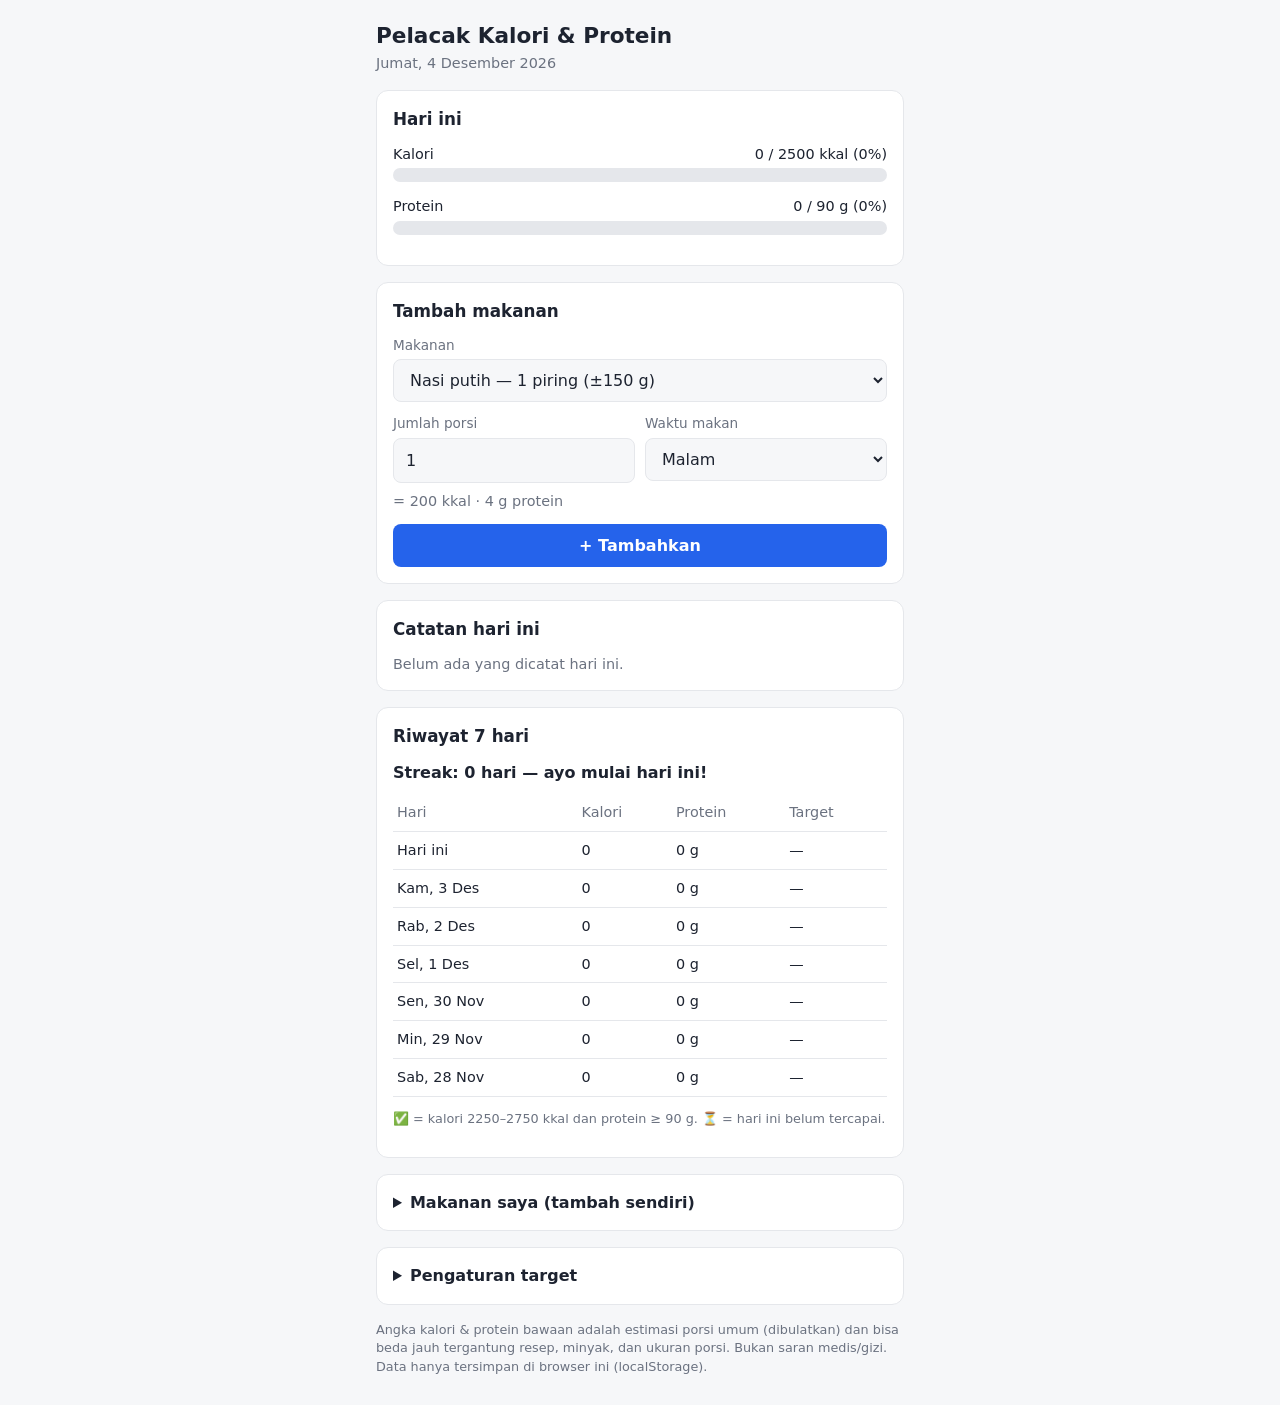
<file: personal/kalori-tracker/index.html>
<!DOCTYPE html>
<html lang="id">
<head>
<meta charset="UTF-8">
<meta name="viewport" content="width=device-width, initial-scale=1">
<title>Pelacak Kalori & Protein</title>

<!-- =====================================================================
     BAGIAN 1 — CSS (tampilan)
     CSS mengatur warna, ukuran, dan tata letak. Tidak ada logika di sini.
     ===================================================================== -->
<style>
  /* Variabel warna: didefinisikan sekali, dipakai di banyak tempat. */
  :root {
    --bg: #f6f7f9;
    --kartu: #ffffff;
    --teks: #1d2330;
    --redup: #6b7280;
    --garis: #e5e7eb;
    --kalori: #f59e0b;
    --protein: #2563eb;
    --ok: #16a34a;
    --bahaya: #dc2626;
  }
  /* Kalau HP/laptop memakai mode gelap, warnanya otomatis ikut gelap. */
  @media (prefers-color-scheme: dark) {
    :root {
      --bg: #111418;
      --kartu: #1b2027;
      --teks: #e8eaed;
      --redup: #9aa3ad;
      --garis: #2c333c;
    }
  }

  * { box-sizing: border-box; }
  body {
    margin: 0;
    font-family: system-ui, -apple-system, "Segoe UI", Roboto, sans-serif;
    background: var(--bg);
    color: var(--teks);
    line-height: 1.45;
  }
  /* max-width membuat tampilan tetap enak di layar lebar, tapi penuh di HP. */
  main { max-width: 560px; margin: 0 auto; padding: 16px; }
  h1 { font-size: 1.35rem; margin: 4px 0 2px; }
  h2 { font-size: 1.05rem; margin: 0 0 12px; }
  .sub { color: var(--redup); margin: 0 0 16px; font-size: .9rem; }

  .kartu {
    background: var(--kartu);
    border: 1px solid var(--garis);
    border-radius: 12px;
    padding: 16px;
    margin-bottom: 16px;
  }

  label { display: block; font-size: .85rem; color: var(--redup); margin-bottom: 4px; }
  input, select, button {
    font: inherit;
    width: 100%;
    padding: 10px 12px;
    border-radius: 8px;
    border: 1px solid var(--garis);
    background: var(--bg);
    color: var(--teks);
  }
  button { background: var(--protein); color: #fff; border: none; font-weight: 600; cursor: pointer; }
  button.sekunder { background: transparent; color: var(--bahaya); border: 1px solid var(--garis); }

  /* .baris menaruh dua input berdampingan (flexbox). */
  .baris { display: flex; gap: 10px; margin-bottom: 12px; }
  .baris > div { flex: 1; min-width: 0; }
  .field { margin-bottom: 12px; }

  /* Progress bar = kotak abu-abu (.bar) berisi kotak berwarna (.isi)
     yang lebarnya kita atur lewat JavaScript, misalnya width: 64%. */
  .label-progress { display: flex; justify-content: space-between; font-size: .9rem; margin-bottom: 4px; }
  .bar { height: 14px; background: var(--garis); border-radius: 99px; overflow: hidden; margin-bottom: 14px; }
  .isi { height: 100%; width: 0; border-radius: 99px; transition: width .3s; }
  .isi.kalori { background: var(--kalori); }
  .isi.protein { background: var(--protein); }
  .isi.lebih { background: var(--bahaya); }

  .preview { font-size: .9rem; color: var(--redup); margin: -4px 0 12px; }

  .grup-waktu { margin-bottom: 12px; }
  .grup-waktu h3 { font-size: .9rem; margin: 0 0 4px; color: var(--redup); }
  .item { display: flex; align-items: center; gap: 8px; padding: 8px 0; border-bottom: 1px solid var(--garis); font-size: .92rem; }
  .item .nama { flex: 1; min-width: 0; }
  .item .angka { color: var(--redup); white-space: nowrap; font-size: .85rem; }
  .item button { width: auto; padding: 4px 10px; background: transparent; color: var(--bahaya); border: 1px solid var(--garis); }
  .kosong { color: var(--redup); font-size: .9rem; margin: 0; }

  table { width: 100%; border-collapse: collapse; font-size: .9rem; }
  th, td { text-align: left; padding: 8px 4px; border-bottom: 1px solid var(--garis); }
  th { color: var(--redup); font-weight: 500; }
  .streak { font-weight: 600; margin-bottom: 10px; }

  details summary { cursor: pointer; font-weight: 600; }
  details[open] summary { margin-bottom: 12px; }
  .catatan { font-size: .8rem; color: var(--redup); }
</style>
</head>

<!-- =====================================================================
     BAGIAN 2 — HTML (kerangka halaman)
     Isinya kotak-kotak kosong. Elemen dengan id="..." nanti diisi/dibaca
     oleh JavaScript.
     ===================================================================== -->
<body>
<main>
  <h1>Pelacak Kalori & Protein</h1>
  <p class="sub" id="tanggal-hari-ini"></p>

  <!-- Kartu A: progress hari ini -->
  <section class="kartu">
    <h2>Hari ini</h2>
    <div class="label-progress"><span>Kalori</span><span id="teks-kalori"></span></div>
    <div class="bar"><div class="isi kalori" id="bar-kalori"></div></div>
    <div class="label-progress"><span>Protein</span><span id="teks-protein"></span></div>
    <div class="bar"><div class="isi protein" id="bar-protein"></div></div>
  </section>

  <!-- Kartu B: input cepat -->
  <section class="kartu">
    <h2>Tambah makanan</h2>
    <form id="form-tambah">
      <div class="field">
        <label for="pilih-makanan">Makanan</label>
        <select id="pilih-makanan" required></select>
      </div>
      <div class="baris">
        <div>
          <label for="jumlah-porsi">Jumlah porsi</label>
          <input id="jumlah-porsi" type="number" min="0.25" step="0.25" value="1" required inputmode="decimal">
        </div>
        <div>
          <label for="waktu-makan">Waktu makan</label>
          <select id="waktu-makan">
            <option value="pagi">Pagi</option>
            <option value="siang">Siang</option>
            <option value="sore">Sore</option>
            <option value="malam">Malam</option>
          </select>
        </div>
      </div>
      <p class="preview" id="preview"></p>
      <button type="submit">+ Tambahkan</button>
    </form>
  </section>

  <!-- Kartu C: daftar makanan yang sudah dicatat hari ini -->
  <section class="kartu">
    <h2>Catatan hari ini</h2>
    <div id="daftar-hari-ini"></div>
  </section>

  <!-- Kartu D: riwayat 7 hari + streak -->
  <section class="kartu">
    <h2>Riwayat 7 hari</h2>
    <div class="streak" id="streak"></div>
    <table>
      <thead><tr><th>Hari</th><th>Kalori</th><th>Protein</th><th>Target</th></tr></thead>
      <tbody id="tabel-riwayat"></tbody>
    </table>
    <p class="catatan" id="aturan-target"></p>
  </section>

  <!-- Kartu E: tambah makanan sendiri -->
  <section class="kartu">
    <details>
      <summary>Makanan saya (tambah sendiri)</summary>
      <form id="form-makanan-baru">
        <div class="field">
          <label for="baru-nama">Nama makanan</label>
          <input id="baru-nama" required maxlength="60" placeholder="contoh: Pecel lele">
        </div>
        <div class="field">
          <label for="baru-porsi">Ukuran 1 porsi</label>
          <input id="baru-porsi" required maxlength="40" placeholder="contoh: 1 porsi tanpa nasi">
        </div>
        <div class="baris">
          <div>
            <label for="baru-kkal">Kalori (kkal)</label>
            <input id="baru-kkal" type="number" min="0" step="1" required inputmode="numeric">
          </div>
          <div>
            <label for="baru-protein">Protein (g)</label>
            <input id="baru-protein" type="number" min="0" step="0.1" required inputmode="decimal">
          </div>
        </div>
        <button type="submit">Simpan makanan</button>
      </form>
      <div id="daftar-makanan-saya" style="margin-top:12px"></div>
    </details>
  </section>

  <!-- Kartu F: pengaturan -->
  <section class="kartu">
    <details>
      <summary>Pengaturan target</summary>
      <form id="form-pengaturan">
        <div class="baris">
          <div>
            <label for="set-kkal">Target kalori (kkal)</label>
            <input id="set-kkal" type="number" min="500" max="10000" step="50" required>
          </div>
          <div>
            <label for="set-protein">Target protein (g)</label>
            <input id="set-protein" type="number" min="10" max="400" step="1" required>
          </div>
        </div>
        <button type="submit">Simpan target</button>
      </form>
      <button type="button" class="sekunder" id="tombol-reset" style="margin-top:12px">Hapus semua data</button>
    </details>
  </section>

  <p class="catatan">
    Angka kalori & protein bawaan adalah estimasi porsi umum (dibulatkan) dan bisa beda jauh
    tergantung resep, minyak, dan ukuran porsi. Bukan saran medis/gizi.
    Data hanya tersimpan di browser ini (localStorage).
  </p>
</main>

<!-- =====================================================================
     BAGIAN 3 — JavaScript (logika)
     ===================================================================== -->
<script>
// ---------------------------------------------------------------------
// 3.1 DATABASE MAKANAN BAWAAN
// Sebuah array (daftar) berisi object. Tiap object = satu makanan.
// kkal & protein adalah nilai untuk SATU porsi yang tertulis.
// ---------------------------------------------------------------------
const MAKANAN_BAWAAN = [
  { id: "nasi-putih",    nama: "Nasi putih",              porsi: "1 piring (±150 g)",        kkal: 200, protein: 4 },
  { id: "nasi-merah",    nama: "Nasi merah",              porsi: "1 piring (±150 g)",        kkal: 170, protein: 4 },
  { id: "nasi-goreng",   nama: "Nasi goreng",             porsi: "1 piring",                 kkal: 600, protein: 18 },
  { id: "nasi-padang",   nama: "Nasi padang (rendang)",   porsi: "1 bungkus",                kkal: 750, protein: 30 },
  { id: "nasi-uduk",     nama: "Nasi uduk + lauk",        porsi: "1 bungkus",                kkal: 550, protein: 15 },
  { id: "bubur-ayam",    nama: "Bubur ayam",              porsi: "1 mangkuk",                kkal: 370, protein: 15 },
  { id: "ayam-goreng",   nama: "Ayam goreng (paha)",      porsi: "1 potong",                 kkal: 245, protein: 20 },
  { id: "ayam-dada",     nama: "Ayam goreng (dada)",      porsi: "1 potong",                 kkal: 260, protein: 27 },
  { id: "ayam-geprek",   nama: "Ayam geprek (tanpa nasi)",porsi: "1 porsi",                  kkal: 350, protein: 25 },
  { id: "sate-ayam",     nama: "Sate ayam + bumbu kacang",porsi: "10 tusuk",                 kkal: 400, protein: 30 },
  { id: "rendang",       nama: "Rendang daging",          porsi: "1 potong (±50 g)",         kkal: 195, protein: 14 },
  { id: "ikan-lele",     nama: "Lele goreng",             porsi: "1 ekor",                   kkal: 240, protein: 18 },
  { id: "telur-rebus",   nama: "Telur rebus",             porsi: "1 butir",                  kkal: 75,  protein: 6.5 },
  { id: "telur-goreng",  nama: "Telur ceplok/dadar",      porsi: "1 butir",                  kkal: 110, protein: 6.5 },
  { id: "tempe-goreng",  nama: "Tempe goreng",            porsi: "1 potong (±25 g)",         kkal: 90,  protein: 5 },
  { id: "tahu-goreng",   nama: "Tahu goreng",             porsi: "1 potong (±40 g)",         kkal: 70,  protein: 4 },
  { id: "soto-ayam",     nama: "Soto ayam (tanpa nasi)",  porsi: "1 mangkuk",                kkal: 250, protein: 18 },
  { id: "bakso",         nama: "Bakso",                   porsi: "1 mangkuk",                kkal: 400, protein: 20 },
  { id: "mie-ayam",      nama: "Mie ayam",                porsi: "1 mangkuk",                kkal: 500, protein: 20 },
  { id: "mie-instan",    nama: "Mie instan goreng",       porsi: "1 bungkus",                kkal: 380, protein: 8 },
  { id: "gado-gado",     nama: "Gado-gado",               porsi: "1 porsi",                  kkal: 350, protein: 15 },
  { id: "sayur-asem",    nama: "Sayur asem",              porsi: "1 mangkuk",                kkal: 80,  protein: 2 },
  { id: "tumis-kangkung",nama: "Tumis kangkung",          porsi: "1 porsi",                  kkal: 100, protein: 3 },
  { id: "bakwan",        nama: "Bakwan / gorengan",       porsi: "1 buah",                   kkal: 135, protein: 2 },
  { id: "roti-tawar",    nama: "Roti tawar",              porsi: "1 lembar",                 kkal: 70,  protein: 2.5 },
  { id: "susu-sapi",     nama: "Susu sapi full cream",    porsi: "1 gelas (200 ml)",         kkal: 125, protein: 6.5 },
  { id: "susu-kedelai",  nama: "Susu kedelai",            porsi: "1 gelas (200 ml)",         kkal: 100, protein: 7 },
  { id: "whey",          nama: "Whey protein",            porsi: "1 scoop (±30 g)",          kkal: 120, protein: 24 },
  { id: "kacang-tanah",  nama: "Kacang tanah",            porsi: "1 genggam (±30 g)",        kkal: 170, protein: 7.5 },
  { id: "pisang",        nama: "Pisang",                  porsi: "1 buah sedang",            kkal: 105, protein: 1.3 },
  { id: "apel",          nama: "Apel",                    porsi: "1 buah sedang",            kkal: 95,  protein: 0.5 },
  { id: "alpukat",       nama: "Alpukat",                 porsi: "½ buah",                   kkal: 160, protein: 2 },
  { id: "ubi-rebus",     nama: "Ubi rebus",               porsi: "1 buah sedang",            kkal: 130, protein: 1.5 },
  { id: "kopi-susu",     nama: "Kopi susu gula aren",     porsi: "1 gelas",                  kkal: 200, protein: 4 },
  { id: "teh-manis",     nama: "Teh manis",               porsi: "1 gelas",                  kkal: 90,  protein: 0 },
];

// ---------------------------------------------------------------------
// 3.2 PENYIMPANAN (localStorage)
// localStorage hanya bisa menyimpan TEKS. Jadi object kita ubah jadi teks
// dengan JSON.stringify saat menyimpan, lalu dikembalikan dengan JSON.parse
// saat memuat. try/catch menjaga aplikasi tidak crash kalau browser
// memblokir penyimpanan (misalnya mode penyamaran).
// ---------------------------------------------------------------------
const KUNCI_SIMPAN = "pelacakKalori.v1";

function dataAwal() {
  return {
    pengaturan: { targetKkal: 2500, targetProtein: 90 },
    makananSaya: [],   // makanan buatan pengguna
    catatan: {},       // { "2026-10-27": [entri, entri, ...], ... }
  };
}

function muatData() {
  try {
    const teks = localStorage.getItem(KUNCI_SIMPAN);
    if (!teks) return dataAwal();
    const tersimpan = JSON.parse(teks);
    // Gabungkan dengan dataAwal supaya field yang belum ada tetap terisi.
    return {
      ...dataAwal(),
      ...tersimpan,
      pengaturan: { ...dataAwal().pengaturan, ...tersimpan.pengaturan },
    };
  } catch (e) {
    return dataAwal();
  }
}

function simpanData() {
  try {
    localStorage.setItem(KUNCI_SIMPAN, JSON.stringify(data));
  } catch (e) {
    alert("Gagal menyimpan. Browser mungkin memblokir penyimpanan lokal.");
  }
}

// "data" adalah satu-satunya sumber kebenaran (state) aplikasi ini.
let data = muatData();

// ---------------------------------------------------------------------
// 3.3 FUNGSI BANTU (kecil-kecil, dipakai berulang)
// ---------------------------------------------------------------------

// Mengubah tanggal jadi teks "YYYY-MM-DD" memakai jam LOKAL.
// (Sengaja tidak pakai toISOString(), karena itu memakai jam UTC:
//  di WIB, makan jam 06.00 pagi bisa tercatat sebagai hari kemarin.)
function kunciTanggal(tgl) {
  const tahun = tgl.getFullYear();
  const bulan = String(tgl.getMonth() + 1).padStart(2, "0"); // bulan dimulai dari 0!
  const hari = String(tgl.getDate()).padStart(2, "0");
  return `${tahun}-${bulan}-${hari}`;
}

function hariIni() {
  return kunciTanggal(new Date());
}

// Tanggal n hari yang lalu (0 = hari ini, 1 = kemarin, dst.)
function mundurHari(n) {
  const tgl = new Date();
  tgl.setDate(tgl.getDate() - n);
  return kunciTanggal(tgl);
}

// "2026-10-27" -> "Sel, 27 Okt"
function formatTanggalPendek(kunci) {
  const [tahun, bulan, hari] = kunci.split("-").map(Number);
  return new Date(tahun, bulan - 1, hari)
    .toLocaleDateString("id-ID", { weekday: "short", day: "numeric", month: "short" });
}

function bulatkan(angka) {
  return Math.round(angka * 10) / 10; // 1 angka di belakang koma
}

// Mencegah teks buatan pengguna dibaca sebagai kode HTML.
// Contoh: nama makanan "<b>x</b>" akan tampil apa adanya, bukan jadi tebal.
function amanHtml(teks) {
  return String(teks)
    .replace(/&/g, "&amp;")
    .replace(/</g, "&lt;")
    .replace(/>/g, "&gt;")
    .replace(/"/g, "&quot;");
}

function buatId() {
  return Date.now().toString(36) + Math.random().toString(36).slice(2, 7);
}

function semuaMakanan() {
  return [...MAKANAN_BAWAAN, ...data.makananSaya];
}

function cariMakanan(id) {
  return semuaMakanan().find((m) => m.id === id);
}

// Menjumlahkan kalori & protein satu hari.
function totalHari(kunci) {
  const entri = data.catatan[kunci] || [];
  let kkal = 0;
  let protein = 0;
  for (const e of entri) {
    kkal += e.kkal;
    protein += e.protein;
  }
  return { kkal, protein };
}

// ATURAN "TARGET TERCAPAI" (ubah di sini kalau mau aturan lain):
// - kalori berada di 90%–110% dari target, DAN
// - protein minimal 100% dari target.
function targetTercapai(total) {
  const { targetKkal, targetProtein } = data.pengaturan;
  const kaloriPas = total.kkal >= targetKkal * 0.9 && total.kkal <= targetKkal * 1.1;
  const proteinCukup = total.protein >= targetProtein;
  return kaloriPas && proteinCukup;
}

// Streak = berapa hari berturut-turut target tercapai.
// Hari ini belum selesai, jadi kalau hari ini belum tercapai,
// hitungan dimulai dari kemarin (streak tidak langsung putus pagi-pagi).
function hitungStreak() {
  let streak = 0;
  let mulai = targetTercapai(totalHari(hariIni())) ? 0 : 1;
  for (let i = mulai; i < 3650; i++) {
    if (targetTercapai(totalHari(mundurHari(i)))) {
      streak++;
    } else {
      break;
    }
  }
  return streak;
}

// Menebak waktu makan dari jam sekarang, supaya input lebih cepat.
function tebakWaktuMakan() {
  const jam = new Date().getHours();
  if (jam < 10) return "pagi";
  if (jam < 15) return "siang";
  if (jam < 18) return "sore";
  return "malam";
}

// Ambil elemen HTML berdasarkan id (biar tidak mengetik panjang terus).
const $ = (id) => document.getElementById(id);

// ---------------------------------------------------------------------
// 3.4 FUNGSI RENDER (menggambar ulang tampilan dari "data")
// Polanya: data berubah -> simpanData() -> renderSemua().
// ---------------------------------------------------------------------

function renderPilihanMakanan() {
  const pilihanSebelumnya = $("pilih-makanan").value;
  const opsi = (m) =>
    `<option value="${amanHtml(m.id)}">${amanHtml(m.nama)} — ${amanHtml(m.porsi)}</option>`;

  let html = `<optgroup label="Bawaan">${MAKANAN_BAWAAN.map(opsi).join("")}</optgroup>`;
  if (data.makananSaya.length > 0) {
    html += `<optgroup label="Makanan saya">${data.makananSaya.map(opsi).join("")}</optgroup>`;
  }
  $("pilih-makanan").innerHTML = html;

  // Pertahankan pilihan sebelumnya kalau masih ada.
  if (cariMakanan(pilihanSebelumnya)) $("pilih-makanan").value = pilihanSebelumnya;
}

function renderPreview() {
  const makanan = cariMakanan($("pilih-makanan").value);
  const porsi = parseFloat($("jumlah-porsi").value) || 0;
  if (!makanan) {
    $("preview").textContent = "";
    return;
  }
  $("preview").textContent =
    `= ${Math.round(makanan.kkal * porsi)} kkal · ${bulatkan(makanan.protein * porsi)} g protein`;
}

function renderSatuBar(idBar, idTeks, nilai, target, satuan) {
  const persen = target > 0 ? (nilai / target) * 100 : 0;
  const bar = $(idBar);
  bar.style.width = Math.min(persen, 100) + "%";      // bar maksimal penuh 100%
  bar.classList.toggle("lebih", persen > 110);         // merah kalau kelebihan >10%
  $(idTeks).textContent =
    `${bulatkan(nilai)} / ${target} ${satuan} (${Math.round(persen)}%)`;
}

function renderProgress() {
  const total = totalHari(hariIni());
  const { targetKkal, targetProtein } = data.pengaturan;
  renderSatuBar("bar-kalori", "teks-kalori", total.kkal, targetKkal, "kkal");
  renderSatuBar("bar-protein", "teks-protein", total.protein, targetProtein, "g");
}

function renderCatatanHariIni() {
  const entri = data.catatan[hariIni()] || [];
  if (entri.length === 0) {
    $("daftar-hari-ini").innerHTML = `<p class="kosong">Belum ada yang dicatat hari ini.</p>`;
    return;
  }

  const urutanWaktu = ["pagi", "siang", "sore", "malam"];
  let html = "";
  for (const waktu of urutanWaktu) {
    const entriWaktuIni = entri.filter((e) => e.waktu === waktu);
    if (entriWaktuIni.length === 0) continue;

    html += `<div class="grup-waktu"><h3>${waktu[0].toUpperCase() + waktu.slice(1)}</h3>`;
    for (const e of entriWaktuIni) {
      html += `
        <div class="item">
          <span class="nama">${amanHtml(e.nama)} × ${e.porsi}</span>
          <span class="angka">${Math.round(e.kkal)} kkal · ${bulatkan(e.protein)} g</span>
          <button type="button" data-hapus-entri="${e.id}" aria-label="Hapus">✕</button>
        </div>`;
    }
    html += `</div>`;
  }
  $("daftar-hari-ini").innerHTML = html;
}

function renderRiwayat() {
  let html = "";
  for (let i = 0; i < 7; i++) {
    const kunci = mundurHari(i);
    const total = totalHari(kunci);
    const adaData = (data.catatan[kunci] || []).length > 0;
    let tanda = "—";
    if (adaData) tanda = targetTercapai(total) ? "✅" : "❌";
    if (i === 0 && adaData && !targetTercapai(total)) tanda = "⏳"; // hari ini masih berjalan

    html += `
      <tr>
        <td>${i === 0 ? "Hari ini" : formatTanggalPendek(kunci)}</td>
        <td>${Math.round(total.kkal)}</td>
        <td>${bulatkan(total.protein)} g</td>
        <td>${tanda}</td>
      </tr>`;
  }
  $("tabel-riwayat").innerHTML = html;

  const streak = hitungStreak();
  $("streak").textContent = streak > 0
    ? `🔥 Streak: ${streak} hari berturut-turut`
    : "Streak: 0 hari — ayo mulai hari ini!";

  const { targetKkal, targetProtein } = data.pengaturan;
  $("aturan-target").textContent =
    `✅ = kalori ${Math.round(targetKkal * 0.9)}–${Math.round(targetKkal * 1.1)} kkal ` +
    `dan protein ≥ ${targetProtein} g. ⏳ = hari ini belum tercapai.`;
}

function renderMakananSaya() {
  if (data.makananSaya.length === 0) {
    $("daftar-makanan-saya").innerHTML = `<p class="kosong">Belum ada makanan buatan sendiri.</p>`;
    return;
  }
  $("daftar-makanan-saya").innerHTML = data.makananSaya.map((m) => `
    <div class="item">
      <span class="nama">${amanHtml(m.nama)} — ${amanHtml(m.porsi)}</span>
      <span class="angka">${m.kkal} kkal · ${m.protein} g</span>
      <button type="button" data-hapus-makanan="${amanHtml(m.id)}" aria-label="Hapus">✕</button>
    </div>`).join("");
}

function renderPengaturan() {
  $("set-kkal").value = data.pengaturan.targetKkal;
  $("set-protein").value = data.pengaturan.targetProtein;
}

function renderSemua() {
  $("tanggal-hari-ini").textContent = new Date()
    .toLocaleDateString("id-ID", { weekday: "long", day: "numeric", month: "long", year: "numeric" });
  renderPilihanMakanan();
  renderPreview();
  renderProgress();
  renderCatatanHariIni();
  renderRiwayat();
  renderMakananSaya();
}

// ---------------------------------------------------------------------
// 3.5 EVENT (reaksi terhadap klik / ketikan pengguna)
// ---------------------------------------------------------------------

// Pratinjau berubah setiap kali makanan atau porsi diganti.
$("pilih-makanan").addEventListener("change", renderPreview);
$("jumlah-porsi").addEventListener("input", renderPreview);

// Tambah entri makan.
$("form-tambah").addEventListener("submit", (event) => {
  event.preventDefault(); // cegah halaman reload (perilaku bawaan form)
  const makanan = cariMakanan($("pilih-makanan").value);
  const porsi = parseFloat($("jumlah-porsi").value);
  if (!makanan || !(porsi > 0)) return;

  const kunci = hariIni();
  if (!data.catatan[kunci]) data.catatan[kunci] = [];

  // Nilai kalori/protein DISALIN ke entri ("snapshot"), supaya riwayat
  // tidak ikut berubah kalau makanan buatan sendiri nanti dihapus.
  data.catatan[kunci].push({
    id: buatId(),
    nama: makanan.nama,
    porsi: porsi,
    kkal: makanan.kkal * porsi,
    protein: makanan.protein * porsi,
    waktu: $("waktu-makan").value,
  });

  simpanData();
  $("jumlah-porsi").value = 1;
  renderSemua();
});

// Satu "pendengar" untuk semua tombol hapus (event delegation).
// Tombolnya dibuat ulang setiap render, jadi lebih mudah mendengarkan
// di level dokumen lalu cek tombol mana yang diklik.
document.addEventListener("click", (event) => {
  const tombolEntri = event.target.closest("[data-hapus-entri]");
  if (tombolEntri) {
    const id = tombolEntri.dataset.hapusEntri;
    const kunci = hariIni();
    data.catatan[kunci] = (data.catatan[kunci] || []).filter((e) => e.id !== id);
    simpanData();
    renderSemua();
    return;
  }

  const tombolMakanan = event.target.closest("[data-hapus-makanan]");
  if (tombolMakanan) {
    if (!confirm("Hapus makanan ini dari daftar? Catatan lama tetap aman.")) return;
    const id = tombolMakanan.dataset.hapusMakanan;
    data.makananSaya = data.makananSaya.filter((m) => m.id !== id);
    simpanData();
    renderSemua();
  }
});

// Simpan makanan buatan sendiri.
$("form-makanan-baru").addEventListener("submit", (event) => {
  event.preventDefault();
  data.makananSaya.push({
    id: "saya-" + buatId(),
    nama: $("baru-nama").value.trim(),
    porsi: $("baru-porsi").value.trim(),
    kkal: parseFloat($("baru-kkal").value),
    protein: parseFloat($("baru-protein").value),
  });
  simpanData();
  event.target.reset();
  renderSemua();
});

// Simpan target baru.
$("form-pengaturan").addEventListener("submit", (event) => {
  event.preventDefault();
  data.pengaturan.targetKkal = parseFloat($("set-kkal").value);
  data.pengaturan.targetProtein = parseFloat($("set-protein").value);
  simpanData();
  renderSemua();
  alert("Target disimpan.");
});

// Hapus semua data (dengan konfirmasi).
$("tombol-reset").addEventListener("click", () => {
  if (!confirm("Yakin hapus SEMUA catatan, makanan buatan, dan pengaturan?")) return;
  data = dataAwal();
  simpanData();
  renderPengaturan();
  renderSemua();
});

// ---------------------------------------------------------------------
// 3.6 MULAI APLIKASI
// ---------------------------------------------------------------------
$("waktu-makan").value = tebakWaktuMakan();
renderPengaturan();
renderSemua();
</script>
</body>
</html>
</file>
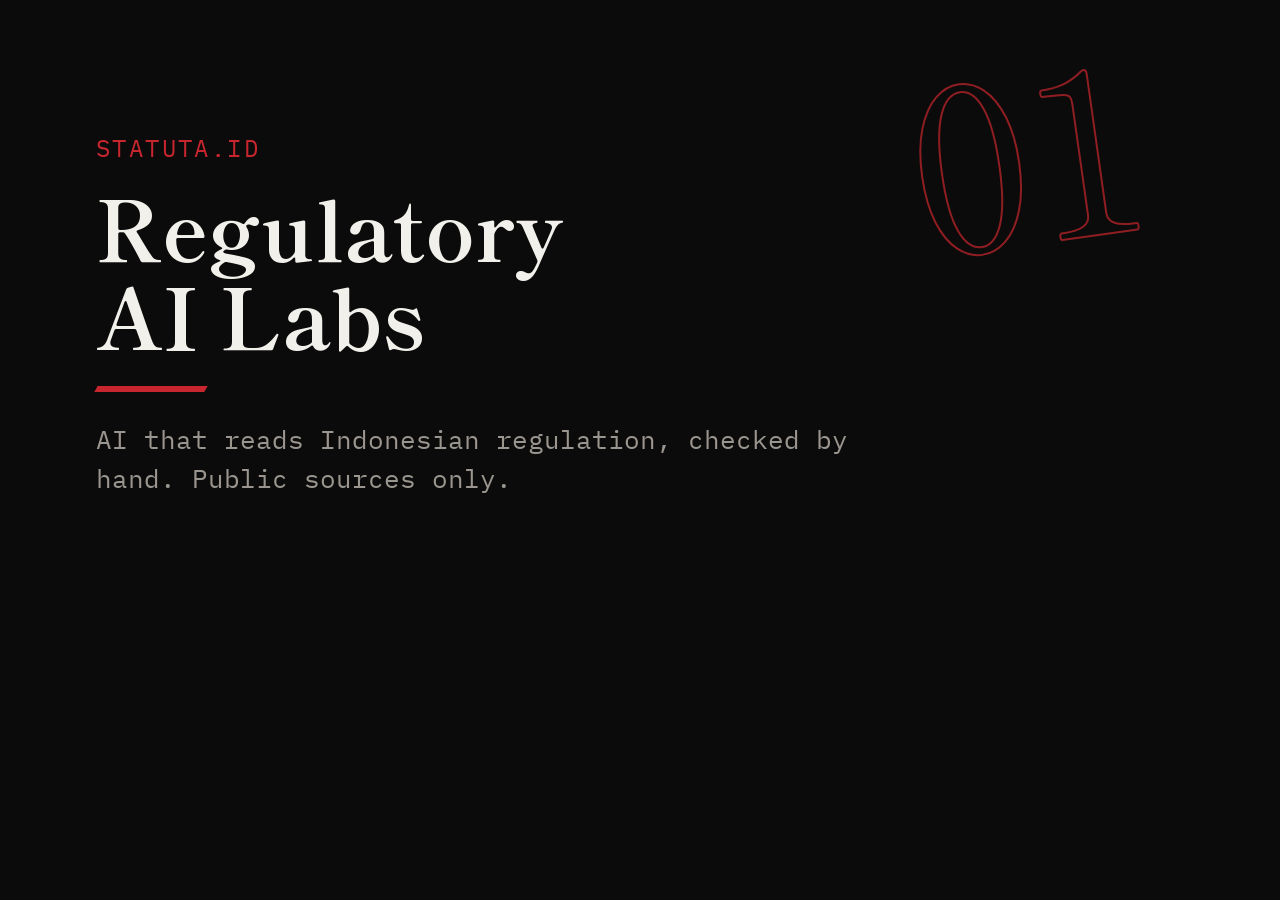
<file: site/og-card.html>
<!doctype html>
<!-- Source of site/og.png, the link-preview picture. To redraw it, run from the repo root:
     "/Applications/Microsoft Edge.app/Contents/MacOS/Microsoft Edge" --headless --hide-scrollbars \
       --window-size=1200,630 --screenshot=site/og.png site/og-card.html -->
<html lang="en"><head><meta charset="utf-8">
<link rel="stylesheet" href="https://fonts.googleapis.com/css2?family=Shippori+Mincho+B1:wght@800&family=IBM+Plex+Mono:wght@400&display=swap">
<style>
body { margin: 0; width: 1200px; height: 630px; background: #0B0B0B; color: #F2F0EB; font-family: "IBM Plex Mono", monospace;
  display: flex; flex-direction: column; justify-content: center; padding: 0 96px; box-sizing: border-box; position: relative; overflow: hidden; }
.vol { position: absolute; right: 60px; top: 30px; font-family: "Shippori Mincho B1", serif; font-size: 230px; line-height: 1;
  color: transparent; -webkit-text-stroke: 2px rgba(200, 38, 46, .7); transform: rotate(-8deg); }
.ch { color: #C8262E; font-size: 24px; letter-spacing: .1em; }
h1 { font-family: "Shippori Mincho B1", serif; font-size: 84px; line-height: 1.05; margin: 18px 0 0; }
h1::after { content: ""; display: block; width: 110px; height: 6px; background: #C8262E; margin-top: 28px; transform: skewX(-30deg); }
p { font-size: 26px; color: #9A968F; margin: 28px 0 0; max-width: 820px; line-height: 1.5; }
</style></head><body>
<div class="vol">01</div>
<div class="ch">STATUTA.ID</div>
<h1>Regulatory<br>AI Labs</h1>
<p>AI that reads Indonesian regulation, checked by hand. Public sources only.</p>
</body></html>
</file>
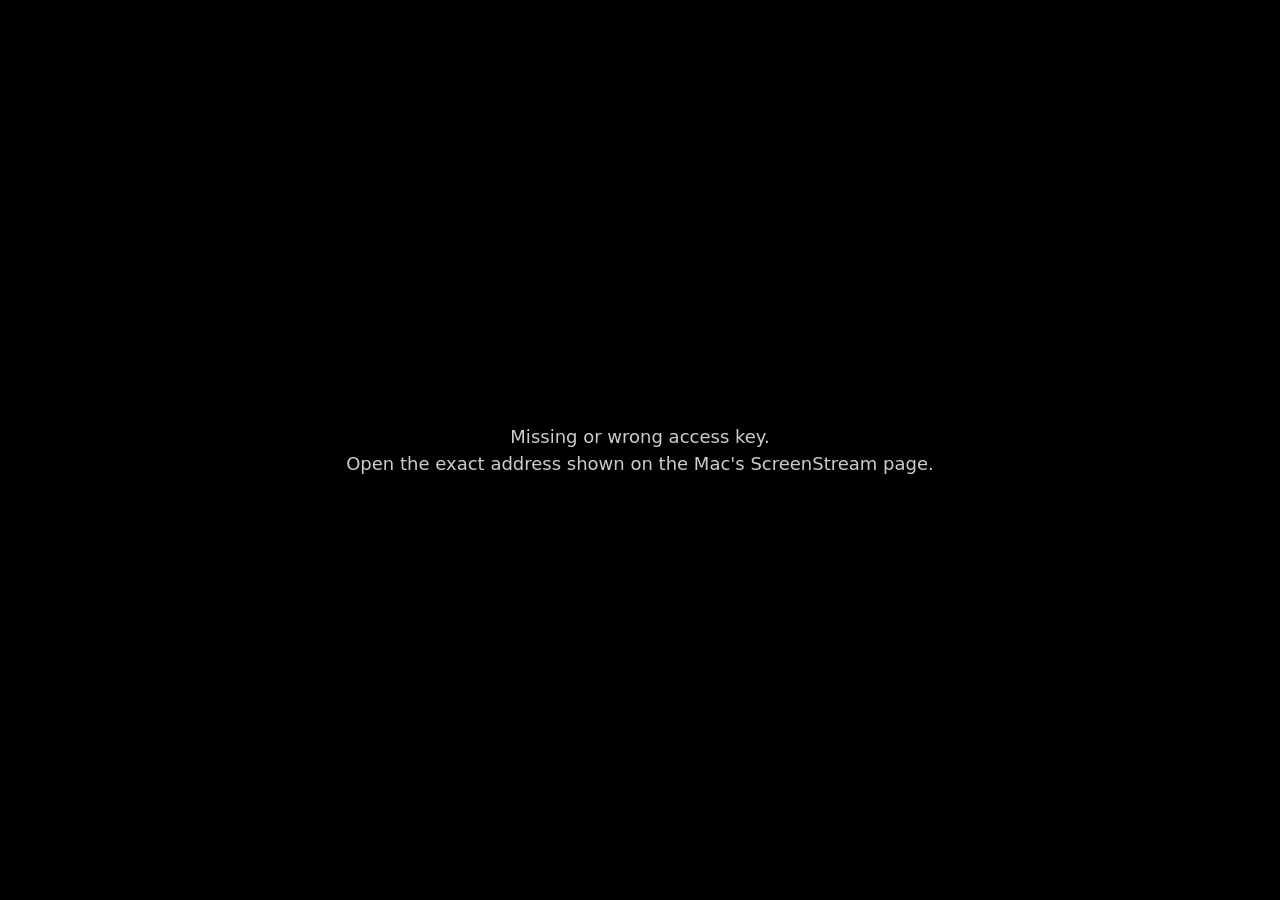
<file: tools/screen-stream/static/denied.html>
<!doctype html>
<html lang="en">
<head>
<meta charset="utf-8">
<meta name="viewport" content="width=device-width, initial-scale=1">
<title>ScreenStream</title>
<style>
  body { margin:0; min-height:100vh; display:flex; align-items:center; justify-content:center; background:#000; color:#ccc;
         font:18px/1.5 system-ui, sans-serif; text-align:center; padding:0 16px; }
</style>
</head>
<body>
<p>Missing or wrong access key.<br>Open the exact address shown on the Mac's ScreenStream page.</p>
</body>
</html>
</file>
